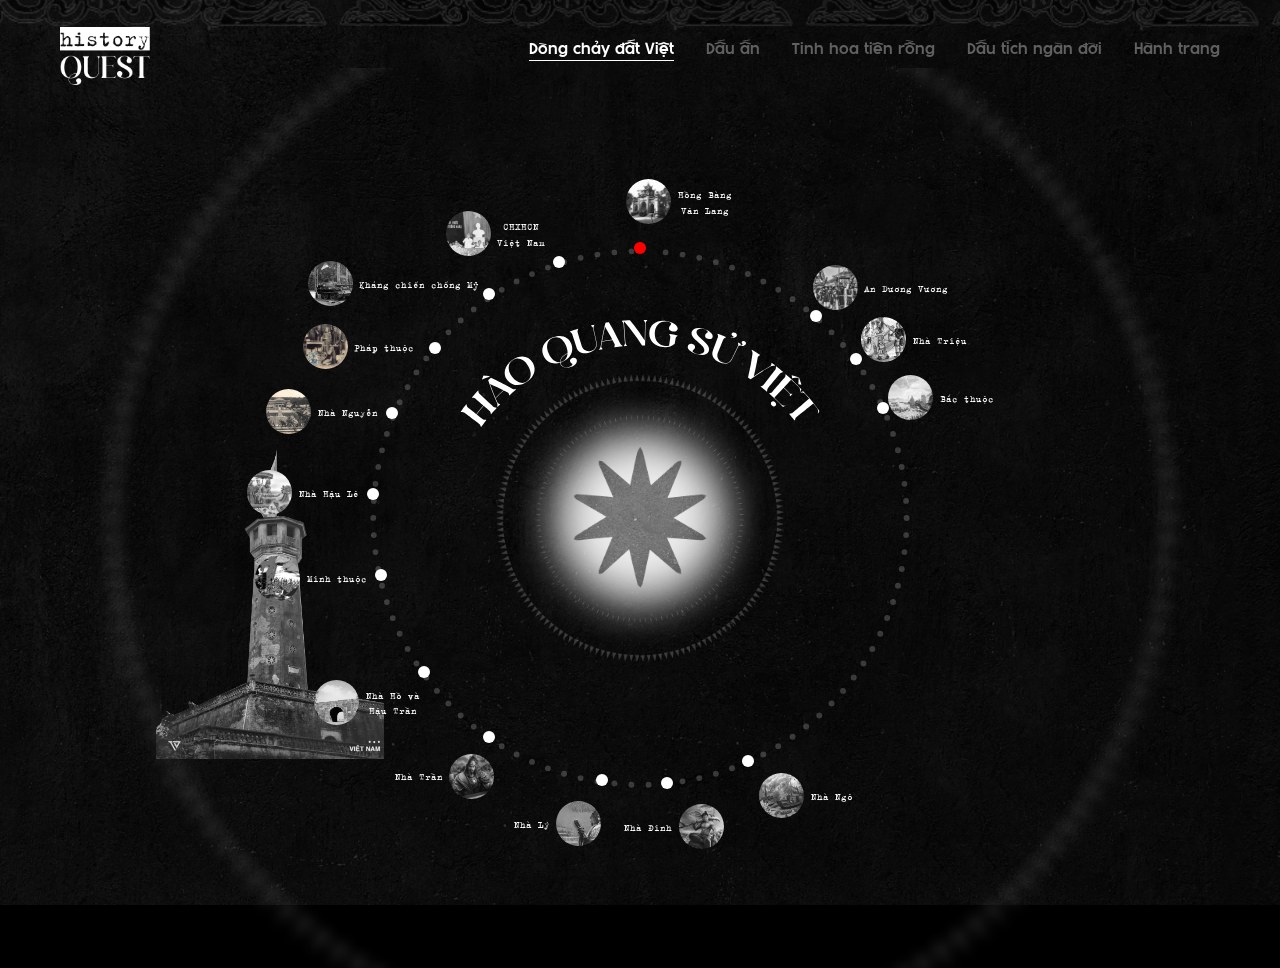
<file: index.html>
<!DOCTYPE html>
<html lang="en">

<head>
  <meta charset="UTF-8">
  <meta name="viewport" content="width=device-width, initial-scale=1.0">
  <!-- bs -->
  <link href="https://cdn.jsdelivr.net/npm/bootstrap@5.3.3/dist/css/bootstrap.min.css" rel="stylesheet"
    integrity="sha384-QWTKZyjpPEjISv5WaRU9OFeRpok6YctnYmDr5pNlyT2bRjXh0JMhjY6hW+ALEwIH" crossorigin="anonymous">
  <!-- fontawesome -->
  <link rel="stylesheet" href="https://cdnjs.cloudflare.com/ajax/libs/font-awesome/6.6.0/css/all.min.css"
    integrity="sha512-Kc323vGBEqzTmouAECnVceyQqyqdsSiqLQISBL29aUW4U/M7pSPA/gEUZQqv1cwx4OnYxTxve5UMg5GT6L4JJg=="
    crossorigin="anonymous" referrerpolicy="no-referrer" />
  <!-- main css -->
  <link rel="stylesheet" href="./css/main.css">
  <title>Lịch sử</title>
  <style>
    @font-face {
      font-family: 'TrixiProRegular';
      src: url('./assets/fonts/TrixiProRegular.ttf') format('truetype');
    }

    @font-face {
      font-family: '1FTV-HF-Gesco';
      src: url('./assets/fonts/1FTV-HF-Gesco.ttf') format('truetype');
    }
  </style>
</head>

<body>
  <!-- BackgroundImg -->
  <div class="vienTren">
    <img src="./images/nenTren.svg" alt="viền trên">
  </div>
  <section class="backGround">
    <div class="trongDong">
      <div class="trongDong-inner"></div>
    </div>
    <div class="vienTrong"></div>
    <div class="haoQuangSuViet"></div>
    <div class="groupCircle">
      <section class="vongLichSu">
        <div class="timeline-circle">
          <ul class="timeline">
            <li class="milestone hong-bang">
              <div class="timeline-item">
                <img src="./images/1.png" alt="">
                <p>Hồng Bàng <br>Văn Lang</p>
              </div>
            </li>
            <li class="milestone an-duong-vuong">
              <div class="timeline-item">
                <img src="./images/2.png" alt="">
                <p>An Dương Vương</p>
              </div>
            </li>
            <li class="milestone nha-trieu">
              <div class="timeline-item">
                <img src="./images/3.png" alt="">
                <p>Nhà Triệu</p>
              </div>
            </li>
            <li class="milestone bac-thuoc">
              <div class="timeline-item">
                <img src="./images/4.png" alt="">
                <p>Bắc thuộc</p>
              </div>
            </li>
            <li class="milestone nha-ngo">
              <div class="timeline-item">
                <img src="./images/5.png" alt="">
                <p>Nhà Ngô</p>
              </div>
            </li>
            <li class="milestone nha-dinh">
              <div class="timeline-item">
                <p>Nhà Đinh</p>
                <img src="./images/6.png" alt="">
              </div>
            </li>
            <li class="milestone nha-ly">
              <div class="timeline-item">
                <p>Nhà Lý</p>
                <img src="./images/7.png" alt="">
              </div>
            </li>
            <li class="milestone nha-tran">
              <div class="timeline-item">
                <p>Nhà Trần</p>
                <img src="./images/8.png" alt="">
              </div>
            </li>
            <li class="milestone nha-ho">
              <div class="timeline-item">
                <img src="./images/9.png" alt="">
                <p>Nhà Hồ và<br> Hậu Trần</p>
              </div>
            </li>
            <li class="milestone thuoc-minh">
              <div class="timeline-item">
                <img src="./images/10.png" alt="">
                <p>Minh thuộc</p>
              </div>
            </li>
            <li class="milestone hau-le">
              <div class="timeline-item">
                <img src="./images/11.png" alt="">
                <p>Nhà Hậu Lê</p>
              </div>
            </li>
            <li class="milestone nha-nguyen">
              <div class="timeline-item">
                <img src="./images/13.png" alt="">
                <p>Nhà Nguyễn</p>
              </div>
            </li>
            <li class="milestone phap-thuoc">
              <div class="timeline-item">
                <img src="./images/12.png" alt="">
                <p>Pháp thuộc</p>
              </div>
            </li>
            <li class="milestone chong-my">
              <div class="timeline-item">
                <img src="./images/14.png" alt="">
                <p>Kháng chiến chống Mỹ</p>
              </div>
            </li>
            <li class="milestone xa-hoi-chu-nghia">
              <div class="timeline-item">
                <img src="./images/15.png" alt="">
                <p>CHXHCN<br>Việt Nam</p>
              </div>
            </li>
          </ul>
        </div>
      </section>
    </div>
    <div class="vongNgoaiCung"></div>

  </section>
  <section class="decor">
    <img src="./images/thap.png" alt="toa thap">
  </section>
  <!-- Header-->
  <header>
    <div class="logo">
      <a href="#">
        <img src="./images/logo.png" alt="logo">
      </a>
    </div>
    <nav>
      <ul>
        <li class="active"><a href="#">Dòng chảy đất Việt</a></li>
        <li><a href="./pages/dauAn.html">Dấu ấn</a></li>
        <li><a href="#">Tinh hoa tiên rồng</a></li>
        <li><a href="#">Dấu tích ngàn đời</a></li>
        <li><a href="#">Hành trang</a></li>
      </ul>
    </nav>
  </header>
  <div class="overlay hidden"></div>

  <!-- bs -->
  <script src="https://cdn.jsdelivr.net/npm/bootstrap@5.3.3/dist/js/bootstrap.bundle.min.js"
    integrity="sha384-YvpcrYf0tY3lHB60NNkmXc5s9fDVZLESaAA55NDzOxhy9GkcIdslK1eN7N6jIeHz"
    crossorigin="anonymous"></script>
  <!-- main js -->
  <script type="module" src="./js/modal.js"></script>
</body>

</html>
</file>
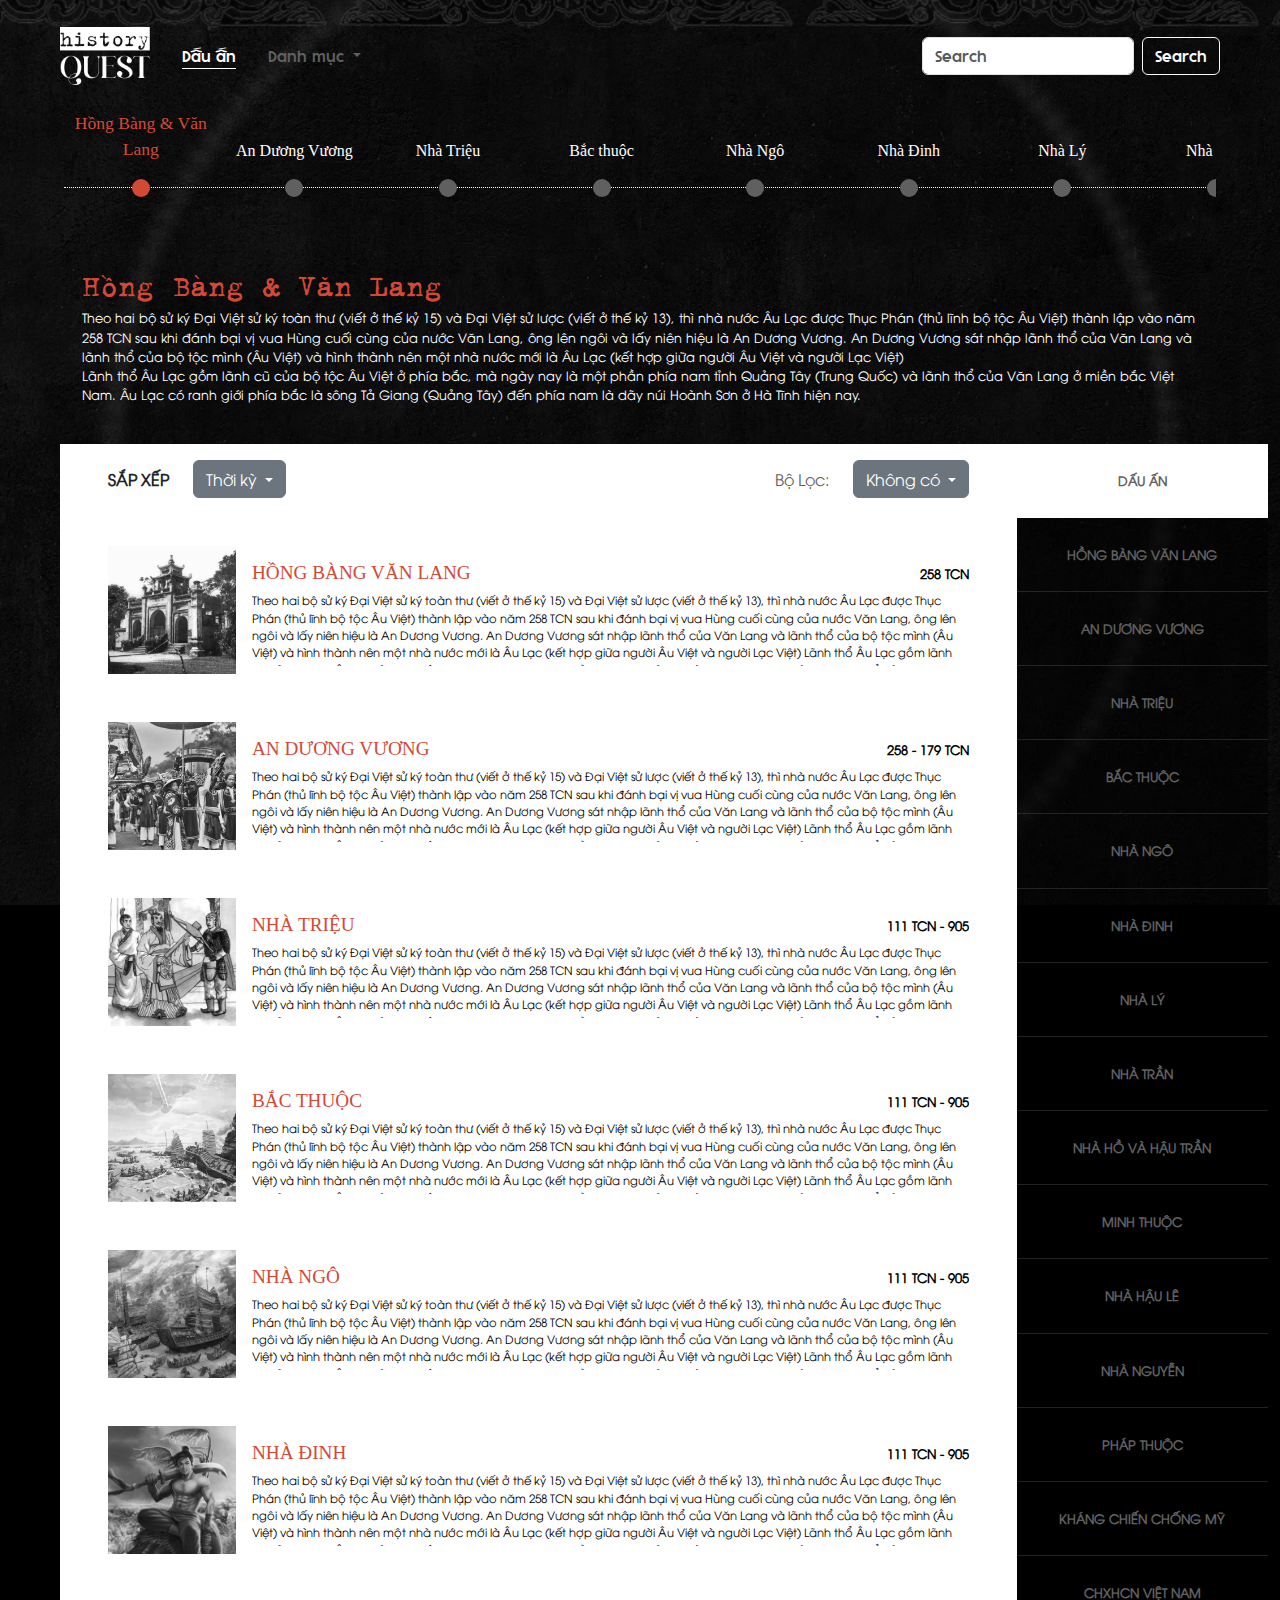
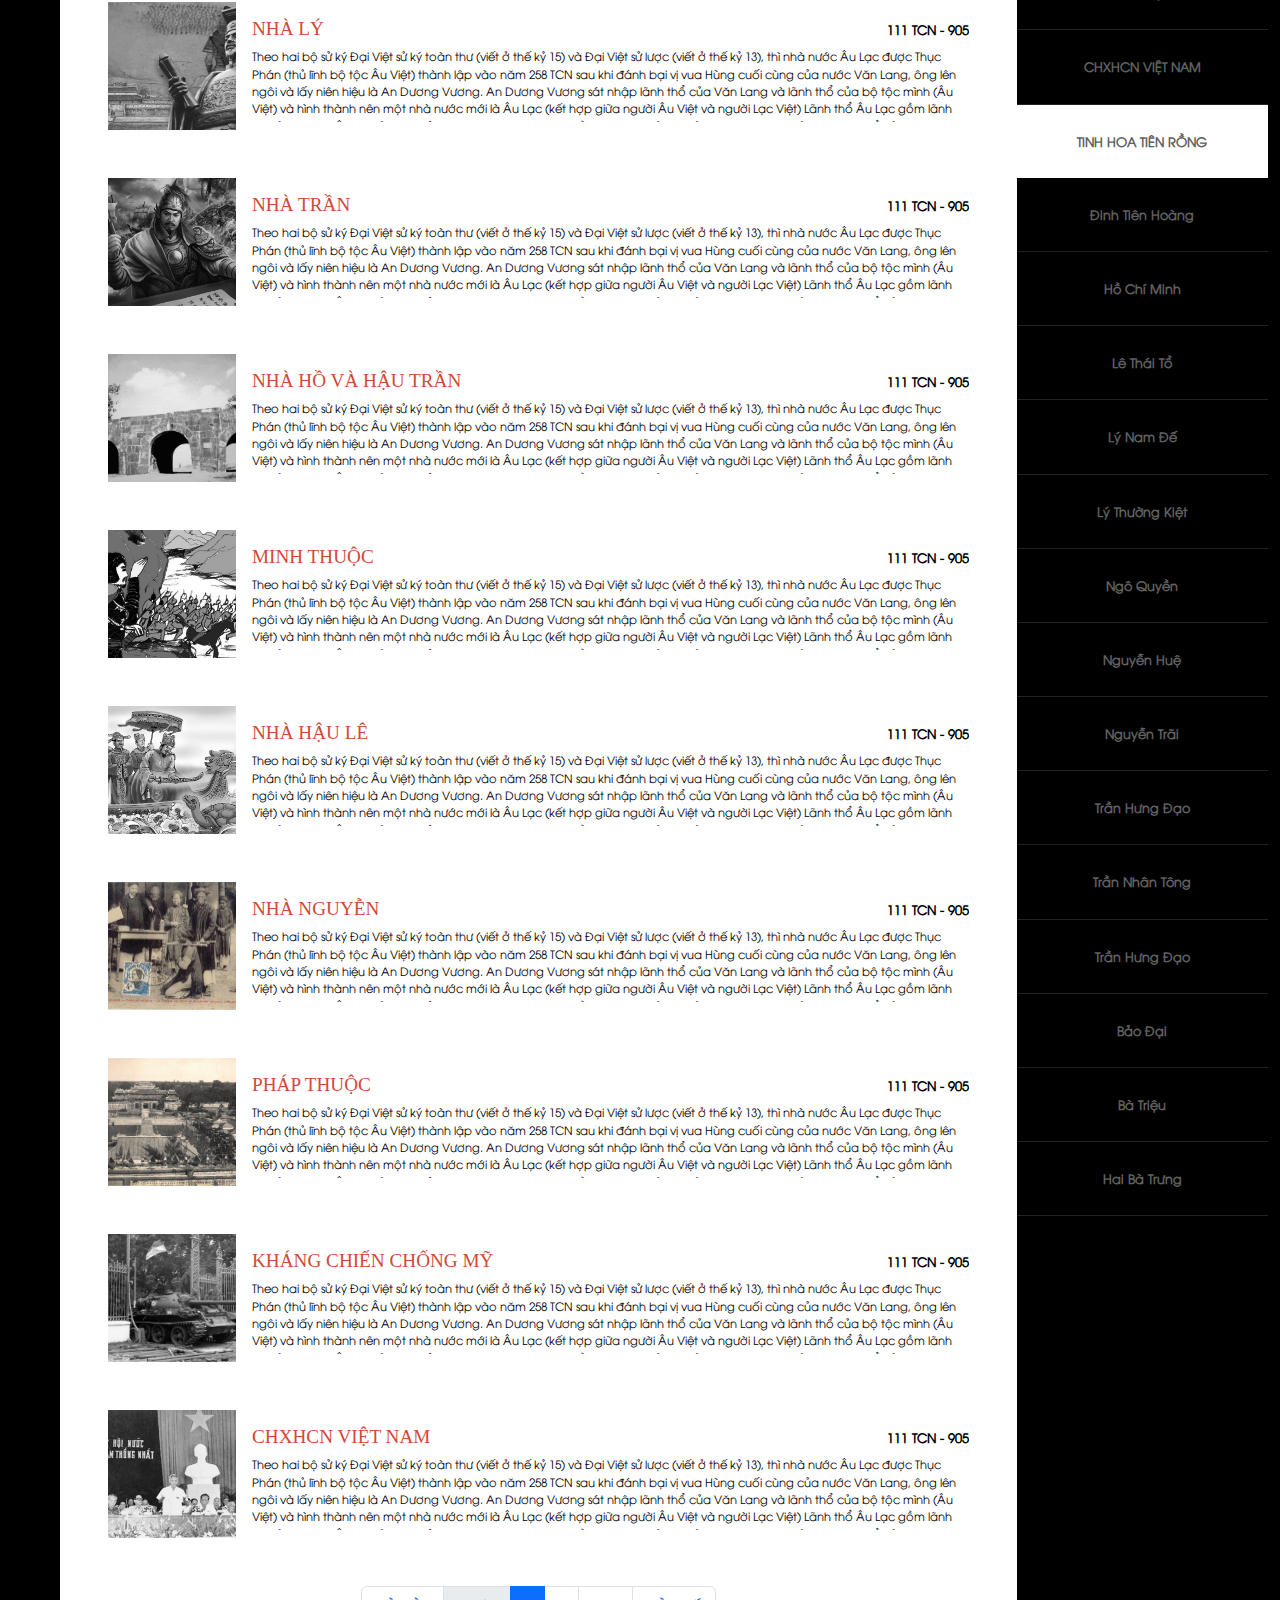
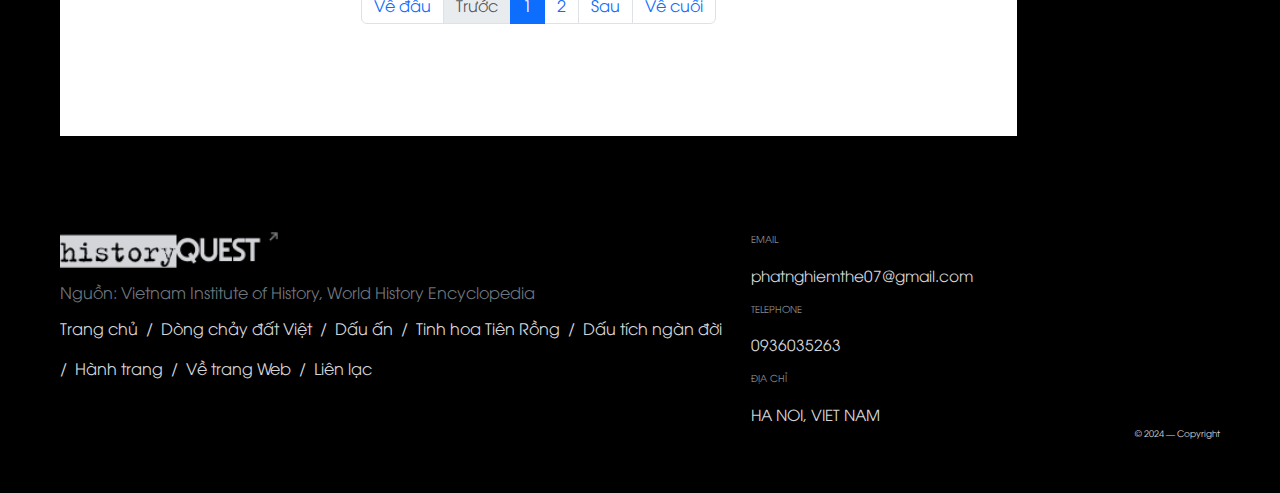
<file: pages/dauAn.html>
<!DOCTYPE html>
<html lang="en">

<head>
  <meta charset="UTF-8">
  <meta name="viewport" content="width=device-width, initial-scale=1.0">
  <!-- bs -->
  <link href="https://cdn.jsdelivr.net/npm/bootstrap@5.3.3/dist/css/bootstrap.min.css" rel="stylesheet"
    integrity="sha384-QWTKZyjpPEjISv5WaRU9OFeRpok6YctnYmDr5pNlyT2bRjXh0JMhjY6hW+ALEwIH" crossorigin="anonymous">
  <!-- fontawesome -->
  <link rel="stylesheet" href="https://cdnjs.cloudflare.com/ajax/libs/font-awesome/6.6.0/css/all.min.css"
    integrity="sha512-Kc323vGBEqzTmouAECnVceyQqyqdsSiqLQISBL29aUW4U/M7pSPA/gEUZQqv1cwx4OnYxTxve5UMg5GT6L4JJg=="
    crossorigin="anonymous" referrerpolicy="no-referrer" />
  <!-- main css -->
  <link rel="stylesheet" href="../css/to-top.css">
  <link rel="stylesheet" href="../css/dauAn.css">
  <title>Lịch sử</title>
  <style>
    @font-face {
      font-family: 'TrixiProRegular';
      src: url('../assets/fonts/TrixiProRegular.ttf') format('truetype');
    }

    @font-face {
      font-family: '1FTV-HF-Gesco';
      src: url('../assets/fonts/1FTV-HF-Gesco.ttf') format('truetype');
    }

    @font-face {
      font-family: 'UTM-Avo';
      src: url('../assets/fonts/UTM\ Avo.ttf') format('truetype');
    }
  </style>
</head>

<body>
  <!-- BackgroundImg -->
  <div class="vienTren">
    <img src="../images/nenTren.svg" alt="viền trên">
  </div>
  <section class="backGround">
    <div class="vongNgoaiCung"></div>
  </section>
  <!-- Header-->
  <header>
    <div class="logo">
      <a href="../index.html">
        <img src="../images/logo.png" alt="logo">
      </a>
    </div>
    <nav>
      <ul class="list-links">
        <li class="active"><a href="#">Dấu ấn</a></li>
        <li class="nav-item dropdown">
          <a class="nav-link dropdown-toggle" href="#" role="button" data-bs-toggle="dropdown" aria-expanded="false">
            Danh mục
          </a>
          <ul class="dropdown-menu">
            <li><a class="dropdown-item text-dark" href="#">Dòng chảy đất Việt</a></li>
            <li><a class="dropdown-item text-dark" href="#">Dấu ấn</a></li>
            <li><a class="dropdown-item text-dark" href="#">Tinh hoa tiên rồng</a></li>
            <li><a class="dropdown-item text-dark" href="#">Dấu tích ngàn đời</a></li>
            <li><a class="dropdown-item text-dark" href="#">Hành trang</a></li>
          </ul>
        </li>
      </ul>
      <div>
        <form class="d-flex" role="search">
          <input class="form-control me-2" type="search" placeholder="Search" aria-label="Search">
          <button class="btn btn-outline-light" type="submit">Search</button>
        </form>
      </div>
    </nav>
  </header>
  <!-- timeLine -->
  <section class="timeLineContainer">
    <div class="timeLineWrapper">
      <div class="timeLine">
        <div class="timeLine-item active">
          <div class="timeLine-item-content">
            <p>Hồng Bàng & Văn Lang</p>
          </div>
        </div>
        <div class="timeLine-item">
          <div class="timeLine-item-content">
            <p>An Dương Vương</p>
          </div>
        </div>
        <div class="timeLine-item">
          <div class="timeLine-item-content">
            <p>Nhà Triệu</p>
          </div>
        </div>
        <div class="timeLine-item">
          <div class="timeLine-item-content">
            <p>Bắc thuộc</p>
          </div>
        </div>
        <div class="timeLine-item">
          <div class="timeLine-item-content">
            <p>Nhà Ngô</p>
          </div>
        </div>
        <div class="timeLine-item">
          <div class="timeLine-item-content">
            <p>Nhà Đinh</p>
          </div>
        </div>
        <div class="timeLine-item">
          <div class="timeLine-item-content">
            <p>Nhà Lý</p>
          </div>
        </div>
        <div class="timeLine-item">
          <div class="timeLine-item-content">
            <p>Nhà Trần</p>
          </div>
        </div>
        <div class="timeLine-item">
          <div class="timeLine-item-content">
            <p>Nhà Hồ và Hậu Trần</p>
          </div>
        </div>
        <div class="timeLine-item">
          <div class="timeLine-item-content">
            <p>Minh thuộc</p>
          </div>
        </div>
        <div class="timeLine-item">
          <div class="timeLine-item-content">
            <p>Nhà Hậu Lê</p>
          </div>
        </div>
        <div class="timeLine-item">
          <div class="timeLine-item-content">
            <p>Nhà Nguyễn</p>
          </div>
        </div>
        <div class="timeLine-item">
          <div class="timeLine-item-content">
            <p>Pháp thuộc</p>
          </div>
        </div>
        <div class="timeLine-item">
          <div class="timeLine-item-content">
            <p>Kháng chiến chống Mỹ</p>
          </div>
        </div>
        <div class="timeLine-item">
          <div class="timeLine-item-content">
            <p>CHXHCN Việt Nam</p>
          </div>
        </div>
      </div>
    </div>
  </section>
  <section class="container pb-4">
    <div class="timeLine_textC">
      <h3>Hồng Bàng & Văn Lang</h3>
      <p>Theo hai bộ sử ký Đại Việt sử ký toàn thư (viết ở thế kỷ 15) và Đại Việt sử lược (viết ở thế kỷ 13), thì nhà
        nước Âu Lạc được Thục Phán (thủ lĩnh bộ tộc Âu Việt) thành lập vào năm 258 TCN sau khi đánh bại vị vua Hùng cuối
        cùng của nước Văn Lang, ông lên ngôi và lấy niên hiệu là An Dương Vương.
        An Dương Vương sát nhập lãnh thổ của Văn Lang và lãnh thổ của bộ tộc mình (Âu Việt) và hình thành nên một nhà
        nước mới là Âu Lạc (kết hợp giữa người Âu Việt và người Lạc Việt)
        <br>
        Lãnh thổ Âu Lạc gồm lãnh cũ của bộ tộc Âu Việt ở phía bắc, mà ngày nay là một phần phía nam tỉnh Quảng Tây
        (Trung Quốc) và lãnh thổ của Văn Lang ở miền bắc Việt Nam. Âu Lạc có ranh giới phía bắc là sông Tả Giang (Quảng
        Tây) đến phía nam là dãy núi Hoành Sơn ở Hà Tĩnh hiện nay.
      </p>
    </div>
  </section>
  <!-- content -->
  <section class="container-fluid">
    <div class="content">
      <div class="item1 ms-5 px-5 pt-3 pb-5">
        <div class="d-flex justify-content-between">
          <div class="d-flex column-gap-4 align-items-center">
            <p class="text-uppercase fw-bold text-dark m-0">Sắp xếp</p>
            <div class="dropdown">
              <button class="btn btn-secondary dropdown-toggle" type="button" id="dropdownMenu2"
                data-bs-toggle="dropdown" aria-haspopup="true" aria-expanded="false">
                Thời kỳ
              </button>
              <div class="dropdown-menu" aria-labelledby="dropdownMenu2">
                <button class="dropdown-item" type="button">Action</button>
                <button class="dropdown-item" type="button">Another action</button>
                <button class="dropdown-item" type="button">Something else here</button>
              </div>
            </div>
          </div>
          <div class="d-flex column-gap-4 align-items-center">
            <p class="text-capitalize  m-0">Bộ lọc:</p>
            <div class="dropdown">
              <button class="btn btn-secondary dropdown-toggle" type="button" id="dropdownMenu2"
                data-bs-toggle="dropdown" aria-haspopup="true" aria-expanded="false">
                Không có
              </button>
              <div class="dropdown-menu" aria-labelledby="dropdownMenu2">
                <button class="dropdown-item" type="button">Action</button>
                <button class="dropdown-item" type="button">Another action</button>
                <button class="dropdown-item" type="button">Something else here</button>
              </div>
            </div>
          </div>
        </div>
        <div class="list-thoiKy mt-5 d-flex flex-column row-gap-5">
        </div>
        <div class="d-flex justify-content-center align-items-center py-5">
          <nav aria-label="Page navigation example">
            <ul class="pagination justify-content-center" id="pagination">
              <li class="page-item">
                <a class="page-link" href="#" id="first-page">Về đầu</a>
              </li>
              <li class="page-item disabled">
                <a class="page-link" href="#" id="prev-page" tabindex="-1" aria-disabled="true">Trước</a>
              </li>
              <!-- Các nút trang sẽ được thêm vào đây bằng JavaScript -->
              <li class="page-item">
                <a class="page-link" href="#" id="next-page">Sau</a>
              </li>
              <li class="page-item">
                <a class="page-link" href="#" id="last-page">Về cuối</a>
              </li>
            </ul>
          </nav>
        </div>
      </div>
      <div class="item2">
        <div class="itemTitle">Dấu ấn</div>
        <div id="menu1" class="items-btn1"></div>
        <div class="itemTitle">Tinh hoa tiên rồng</div>
        <div id="menu2" class="items-btn2">
        </div>
      </div>
    </div>
  </section>
  <footer class="container-fluid pt-5 pb-3">
    <div class="footer-content">
      <div class="d-grid mt-5 mx-5">
        <div class="row">
          <div class="col-7">
            <div class="d-flex flex-column justify-content-between" style="height: 100%;">
              <div>
                <img src="../images/footer.png" alt="">
                <p class="pt-3 text-secondary lh-1">Nguồn: Vietnam Institute of History, World History Encyclopedia</p>
              </div>
              <div class="d-flex flex-wrap column-gap-2 footer-link">
                <p><a href="#">Trang chủ</a></p><span>/</span>
                <p><a href="#">Dòng chảy đất Việt</a></p><span>/</span>
                <p><a href="#">Dấu ấn</a></p><span>/</span>
                <p><a href="#">Tinh hoa Tiên Rồng</a></p><span>/</span>
                <p><a href="#">Dấu tích ngàn đời</a></p><span>/</span>
                <p><a href="#">Hành trang</a></p><span>/</span>
                <p><a href="#">Về trang Web</a></p><span>/</span>
                <p><a href="#">Liên lạc</a></p>
              </div>
            </div>
          </div>
          <div class="col-5">
            <div>
              <p class="footer-title">email</p>
              <p class="footer-info">phatnghiemthe07@gmail.com </p>
            </div>
            <div>
              <p class="footer-title">telephone</p>
              <p class="footer-info">0936035263</p>
            </div>
            <div class="d-flex align-items-end justify-content-between">
              <div>
                <p class="footer-title">địa chỉ</p>
                <p class="footer-info">HA NOI, VIET NAM</p>
              </div>
              <p class="copyrightText m-0">&copy; 2024 — Copyright</p>
            </div>
          </div>
        </div>
      </div>
    </div>
  </footer>

  <!-- jquery  -->
  <script src="../js/jquery-3.6.0.js"></script>
  <!-- jquery waypoin -->
  <script src="../js/jquery.waypoints.min.js"></script>
  <!-- bs -->
  <script src="https://cdn.jsdelivr.net/npm/bootstrap@5.3.3/dist/js/bootstrap.bundle.min.js"
    integrity="sha384-YvpcrYf0tY3lHB60NNkmXc5s9fDVZLESaAA55NDzOxhy9GkcIdslK1eN7N6jIeHz"
    crossorigin="anonymous"></script>
  <!-- main js -->
  <script type="module" src="../js/timeLine.js"></script>
  <script type="module" src="../js/menu.js"></script>
  <script type="module" src="../js/pagination.js"></script>
  <script type="module" src="../js/move-top.js"></script>
  <script type="module" src="../js/easing.js"></script>
  <!-- for-bottom-to-top smooth scrolling -->
  <script type="text/javascript">
    $(document).ready(function () {
      /*
        var defaults = {
        containerID: 'toTop', // fading element id
        containerHoverID: 'toTopHover', // fading element hover id
        scrollSpeed: 1200,
        easingType: 'linear' 
        };
      */
      $().UItoTop({ easingType: 'easeOutQuart' });
    });
  </script>
  <a href="#" id="toTop" style="display: block;"> <span id="toTopHover" style="opacity: 1;"> </span></a>
  <!-- //for-bottom-to-top smooth scrolling -->
</body>

</html>
</file>
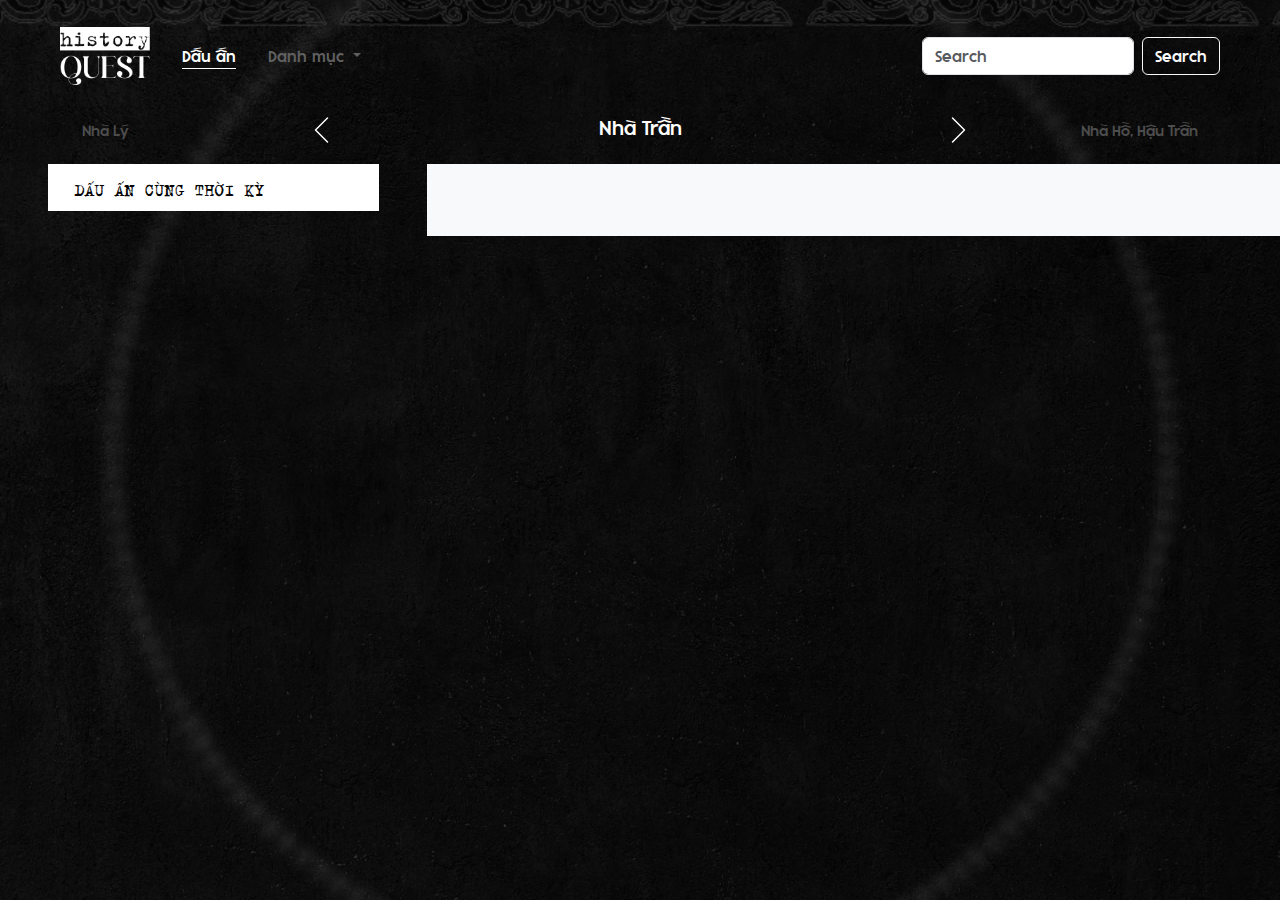
<file: pages/dauAn2.html>
<!DOCTYPE html>
<html lang="en">

<head>
  <meta charset="UTF-8">
  <meta name="viewport" content="width=device-width, initial-scale=1.0">
  <!-- bs -->
  <link href="https://cdn.jsdelivr.net/npm/bootstrap@5.3.3/dist/css/bootstrap.min.css" rel="stylesheet"
    integrity="sha384-QWTKZyjpPEjISv5WaRU9OFeRpok6YctnYmDr5pNlyT2bRjXh0JMhjY6hW+ALEwIH" crossorigin="anonymous">
  <!-- fontawesome -->
  <link rel="stylesheet" href="https://cdnjs.cloudflare.com/ajax/libs/font-awesome/6.6.0/css/all.min.css"
    integrity="sha512-Kc323vGBEqzTmouAECnVceyQqyqdsSiqLQISBL29aUW4U/M7pSPA/gEUZQqv1cwx4OnYxTxve5UMg5GT6L4JJg=="
    crossorigin="anonymous" referrerpolicy="no-referrer" />
  <!-- main css -->
  <link rel="stylesheet" href="../css/to-top.css">
  <link rel="stylesheet" href="../css/dauAn.css">
  <title>Lịch sử</title>
  <style>
    @font-face {
      font-family: 'TrixiProRegular';
      src: url('../assets/fonts/TrixiProRegular.ttf') format('truetype');
    }

    @font-face {
      font-family: '1FTV-HF-Gesco';
      src: url('../assets/fonts/1FTV-HF-Gesco.ttf') format('truetype');
    }

    @font-face {
      font-family: 'UTM-Avo';
      src: url('../assets/fonts/UTM\ Avo.ttf') format('truetype');
    }
  </style>
</head>

<body>
  <!-- BackgroundImg -->
  <div class="vienTren">
    <img src="../images/nenTren.svg" alt="viền trên">
  </div>
  <section class="backGround">
    <div class="vongNgoaiCung"></div>
  </section>
  <!-- Header-->
  <header>
    <div class="logo">
      <a href="../index.html">
        <img src="../images/logo.png" alt="logo">
      </a>
    </div>
    <nav>
      <ul class="list-links">
        <li class="active"><a href="./dauAn.html">Dấu ấn</a></li>
        <li class="nav-item dropdown">
          <a class="nav-link dropdown-toggle" href="#" role="button" data-bs-toggle="dropdown" aria-expanded="false">
            Danh mục
          </a>
          <ul class="dropdown-menu">
            <li><a class="dropdown-item text-dark" href="#">Dòng chảy đất Việt</a></li>
            <li><a class="dropdown-item text-dark" href="#">Dấu ấn</a></li>
            <li><a class="dropdown-item text-dark" href="#">Tinh hoa tiên rồng</a></li>
            <li><a class="dropdown-item text-dark" href="#">Dấu tích ngàn đời</a></li>
            <li><a class="dropdown-item text-dark" href="#">Hành trang</a></li>
          </ul>
        </li>
      </ul>
      <div>
        <form class="d-flex" role="search">
          <input class="form-control me-2" type="search" placeholder="Search" aria-label="Search">
          <button class="btn btn-outline-light" type="submit">Search</button>
        </form>
      </div>
    </nav>
  </header>
  <section class="container d-flex justify-content-center align-items-center pb-3">
    <div class="d-flex justify-content-between align-items-center navigation-container">
      <div class="left-content">
        <p class="text-start m-0">Nhà Lý</p>
      </div>
      <div class="center-content d-flex justify-content-between">
        <div class="d-flex align-items-center icon-prev">
          <svg xmlns="#www.w3.org/2000/svg" width="36" height="36" viewBox="0 0 36 36" fill="none">
            <path d="M22.5 6L10.5 18L22.5 30" stroke="white" style="stroke:white;stroke-opacity:1;" stroke-width="1.5"
              stroke-linecap="round" stroke-linejoin="round" />
          </svg>
        </div>
        <div class="center-content-text">
          <p class="m-0">Nhà Trần</p>
        </div>
        <div class="d-flex align-items-center icon-next">
          <svg xmlns="#www.w3.org/2000/svg" width="36" height="36" viewBox="0 0 36 36" fill="none">
            <path d="M13.5 30L25.5 18L13.5 6" stroke="white" style="stroke:white;stroke-opacity:1;" stroke-width="1.5"
              stroke-linecap="round" stroke-linejoin="round" />
          </svg>
        </div>
      </div>
      <div class="right-content">
        <p class="text-end m-0">Nhà Hồ, Hậu Trần</p>
      </div>
    </div>
  </section>
  <section class="container-fluid">
    <div class="d-grid">
      <div class="row">
        <div class="col-4 px-5 menu-left">
          <div class="navigation-container-title">
            <p class="text-uppercase m-0">Dấu ấn cùng thời kỳ</p>
          </div>
          <ul id="menu3">
            <!--  -->
          </ul>
        </div>
        <div class="col-8 bg-light text-content-right">
          <div id="dauAn-content" class="ps-2 pe-5 pt-4 pb-5 ">
            <!-- <img src="../images/ky-binh-mong-co.png" alt="kỵ binh mông cổ">
            <p>
              Chiến tranh Mông Nguyên - Đại Việt lần thứ nhất hay Kháng chiến chống Mông Nguyên lần thứ nhất là cách
              người Việt Nam gọi cuộc chiến đấu của quân dân Đại Việt chống lại quân đội của đế quốc Mông
              Cổ do Uriyangqatai (Ngột Lương Hợp Thai) chỉ huy vào trong khoảng thời gian nửa tháng cuối tháng 1
              năm 1258 (hay năm Nguyên Phong thứ 7).
            </p>
            <p>Cuộc chiến mở đầu với trận Bình Lệ Nguyên, sau đó là trận Phù Lỗ. Quân Mông Cổ thắng 2 trận này, nhưng họ
              không diệt được đạo quân chủ lực của nhà Trần. Quân Mông Cổ tiến vào kinh thành của Đại Việt trong 9 ngày.
              Quân đội nhà Trần đã phản công, đại phá quân Mông trong trận Đông Bộ Đầu khiến cho đội quân này phải
              chạy về phía Bắc, sau đó còn phải hứng chịu một cuộc tập kích khác của thủ lĩnh miền núi là Hà Bổng. Cuộc
              chiến này đã kết thúc với chiến thắng của nước Đại Việt, ghi dấu công lao của vua Trần Thái Tông trong
              việc lãnh đạo quân dân Đại Việt chiến đấu chống quân đội Mông Cổ.</p>
            <div class="d-flex justify-content-end">
              <a href="#" class="btn-chiTiet">Xem Chi Tiết</a>
            </div> -->
          </div>
        </div>
      </div>
    </div>
  </section>

  <!-- jquery  -->
  <script src="../js/jquery-3.6.0.js"></script>
  <!-- jquery waypoin -->
  <script src="../js/jquery.waypoints.min.js"></script>
  <!-- bs -->
  <script src="https://cdn.jsdelivr.net/npm/bootstrap@5.3.3/dist/js/bootstrap.bundle.min.js"
    integrity="sha384-YvpcrYf0tY3lHB60NNkmXc5s9fDVZLESaAA55NDzOxhy9GkcIdslK1eN7N6jIeHz"
    crossorigin="anonymous"></script>
  <!-- main js -->
  <script type="module" src="../js/menu.js"></script>
</body>

</html>
</file>
<file: css/main.css>
/* global */
:root {
  --width: min(1200px, 100%);
}

* {
  margin: 0px;
  padding: 0px;
  box-sizing: border-box;
}

html,
body {
  height: 100%;
}

body {
  font-family: 'TrixiProRegular', sans-serif;
  background-image: url('../images/home-backGround.png');
  background-color: black;
  background-size: cover;
  background-attachment: fixed;
  background-repeat: no-repeat;
  background-position: center;
  position: relative;
  overflow: hidden;
  color: #606060;
}

/* backGroundContainer */
.vienTren {
  position: fixed;
  top: 0;
  width: 100%;

  img {
    width: 100%;
  }
}

.backGround {
  width: 100%;
  height: 100%;
  position: absolute;
  top: 57.5%;
  left: 50%;
  transform: translate(-50%, -50%);
}

.trongDong {
  position: absolute;
  top: 50%;
  left: 50%;
  transform: translate(-50%, -50%);
  width: 30vh;
  height: 30vh;
}

.trongDong-inner {
  width: 100%;
  height: 100%;
  background-image: url('../images/backGround1.png');
  background-attachment: fixed;
  background-size: contain;
  background-repeat: no-repeat;
  background-position: center;
  animation: trongXoay 10s linear infinite;
}

@keyframes trongXoay {
  0% {
    transform: rotate(0deg);
  }

  100% {
    transform: rotate(360deg);
  }
}

.vienTrong {
  position: absolute;
  top: 50%;
  left: 50%;
  transform: translate(-50%, -50%);
  background-image: url('../images/backGround2.png');
  width: 32vh;
  height: 32vh;
  background-attachment: fixed;
  background-size: contain;
  background-repeat: no-repeat;
  background-position: center;
}

.haoQuangSuViet {
  position: absolute;
  top: 50%;
  left: 50%;
  transform: translate(-50%, -90%);
  background-image: url(../images/haoQuangSuViet.svg);
  width: 40vh;
  height: 40vh;
  background-attachment: fixed;
  background-size: contain;
  background-repeat: no-repeat;
  background-position: center;
}

.groupCircle {
  position: absolute;
  top: 50%;
  left: 50%;
  transform: translate(-50%, -50%);
  background-image: url(../images/groupCircle.svg);
  width: 60vh;
  height: 60vh;
  background-attachment: fixed;
  background-size: contain;
  background-repeat: no-repeat;
  background-position: center;
  z-index: 1000;
}

.vongNgoaiCung {
  position: absolute;
  top: 50%;
  left: 50%;
  transform: translate(-50%, -50%);
  width: 100vw;
  height: 100vh;
  background-image: url(../images/background3.png);
  background-size: contain;
  background-repeat: no-repeat;
  background-position: center;
}

.vongLichSu {
  position: absolute;
  top: 50%;
  left: 50%;
  transform: translate(-50%, -50%);
  width: 60vh;
  height: 60vh;
}

.timeline-circle {
  position: absolute;
  width: 100%;
  height: 100%;
  border-radius: 50%;
  display: flex;
  justify-content: center;
  align-items: center;
}

.timeline {
  width: 100%;
  height: 100%;
  list-style-type: none;
  transform: rotate(-90deg);
  margin: 0;
  padding: 0;
}

.milestone {
  position: absolute;
  top: 50%;
  left: 50%;
  text-wrap: wrap;
  width: 12px;
  height: 12px;
  background-color: #fff;
  border-radius: 50%;
}

.linkLs {
  text-decoration: none;
  color: #fff;
}

/* Đặt góc xoay cho từng mốc thời gian */
.hong-bang {
  background-color: red;
  position: absolute;
  top: 50%;
  left: 100.5%;
  transform: rotate(0deg) translate(-75%, -50%) rotate(90deg);

  div {
    position: absolute;
    top: -7vh;
    left: -4vw;
  }
}

.an-duong-vuong {
  position: absolute;
  top: 82.5%;
  left: 88%;
  transform: rotate(0deg) translate(-75%, -50%) rotate(90deg);

  div {
    position: absolute;
    top: -5vh;
    left: -2vw;
  }
}

.nha-trieu {
  position: absolute;
  top: 90%;
  left: 80%;
  transform: rotate(0deg) translate(-75%, -50%) rotate(90deg);

  div {
    position: absolute;
    top: -4vh;
    left: -2.5vw;
  }
}

.bac-thuoc {
  position: absolute;
  top: 95%;
  left: 71%;
  transform: rotate(0deg) translate(-75%, -50%) rotate(90deg);

  div {
    position: absolute;
    top: -3vh;
    left: -2.5vw;
  }
}

.nha-ngo {
  position: absolute;
  top: 70%;
  left: 5.5%;
  transform: rotate(0deg) translate(-75%, -50%) rotate(90deg);

  div {
    position: absolute;
    top: 2vh;
    left: -2.5vw;
  }
}

.nha-dinh {
  position: absolute;
  top: 55%;
  left: 1.5%;
  transform: rotate(0deg) translate(-75%, -50%) rotate(90deg);

  div {
    position: absolute;
    top: 3vh;
    left: -6.5vw;
  }
}

.nha-ly {
  position: absolute;
  top: 43%;
  left: 2%;
  transform: rotate(0deg) translate(-75%, -50%) rotate(90deg);

  div {
    position: absolute;
    top: 3vh;
    left: -10.5vw;
  }
}

.nha-tran {
  position: absolute;
  top: 22%;
  left: 10%;
  transform: rotate(0deg) translate(-75%, -50%) rotate(90deg);

  div {
    position: absolute;
    top: 2.5vh;
    left: -10.5vw;
  }
}

.nha-ho {
  position: absolute;
  top: 10%;
  left: 22%;
  transform: rotate(0deg) translate(-75%, -50%) rotate(90deg);

  div {
    position: absolute;
    top: 1.5vh;
    left: -11.5vw;
  }
}

.thuoc-minh {
  position: absolute;
  top: 2%;
  left: 40%;
  transform: rotate(0deg) translate(-75%, -50%) rotate(90deg);

  div {
    position: absolute;
    top: -1.5vh;
    left: -12.5vw;
  }
}

.hau-le {
  position: absolute;
  top: 0.5%;
  left: 55%;
  transform: rotate(0deg) translate(-75%, -50%) rotate(90deg);

  div {
    position: absolute;
    top: -2vh;
    left: -12.5vw;
  }
}

.nha-nguyen {
  position: absolute;
  top: 4%;
  left: 70%;
  transform: rotate(0deg) translate(-75%, -50%) rotate(90deg);

  div {
    position: absolute;
    top: -2vh;
    left: -12.5vw;
  }

}

.phap-thuoc {
  position: absolute;
  top: 12%;
  left: 82%;
  transform: rotate(0deg) translate(-75%, -50%) rotate(90deg);

  div {
    position: absolute;
    top: -2vh;
    left: -13vw;
  }
}

.chong-my {
  position: absolute;
  top: 22%;
  left: 92%;
  transform: rotate(0deg) translate(-75%, -50%) rotate(90deg);

  div {
    position: absolute;
    top: -3vh;
    left: -14.5vw;
  }
}

.xa-hoi-chu-nghia {
  position: absolute;
  top: 35%;
  left: 98%;
  transform: rotate(0deg) translate(-75%, -50%) rotate(90deg);

  div {
    position: absolute;
    top: -5vh;
    left: -12vw;
  }
}

.timeline-item {
  display: flex;
  justify-content: center;
  align-items: center;
  column-gap: 0.5vw;
  width: 15vw;

  img {
    width: 5vh;
    height: 5vh;
    border-radius: 50%;
    overflow: hidden;
    mix-blend-mode: darken;
    object-fit: cover;
    object-position: center;
    transition: all .5s;
  }

  p {
    color: #fff;
    font-size: 0.8vw;
    text-align: center;
    margin: 0;
    padding: 0;
    transition: all .5s;
  }

  :hover {
    cursor: pointer;
  }
}

.milestone:hover img {
  border: 2px solid #fff;
  width: 5.5vh;
  height: 5.5vh;
}

.milestone:hover p {
  font-size: 0.9vw;
}

.milestone:hover+* {
  img {
    width: 5.1vh;
    height: 5.1vh;
  }

  p {
    font-size: 0.82vw;
  }
}

.milestone:has(+ * :hover) {
  img {
    width: 5.1vh;
    height: 5.1vh;
  }

  p {
    font-size: 0.82vw;
  }
}

.decor {
  position: absolute;
  top: 50%;
  left: 12%;
  width: 18vw;
  z-index: -1;

  img {
    width: 100%;
    mix-blend-mode: darken;
    object-fit: contain;
    object-position: center;
  }
}

/* Header */
header {
  width: var(--width);
  margin: auto;
  display: flex;
  justify-content: space-between;
  align-items: center;
  position: relative;
  padding-inline: 20px;
  padding-block: 3vh;
  font-family: '1FTV-HF-Gesco';
}

header .logo img {
  width: 7vw;
}

header nav ul {
  display: flex;
  gap: 2em;
  list-style-type: none;

  li {
    a {
      transition: all .5s;
      color: inherit;
      text-decoration: none;
      font-size: 1rem;
      font-weight: 500;
    }
  }

  li:hover {
    border-bottom: 1px solid #fff;

    a {
      font-size: 1.1rem;
      color: aqua;
    }
  }
}

header nav ul li.active {
  border-bottom: 1px solid #fff;
  color: #fff;
}

/* -------------------------- */
/* CLASSES TO MAKE MODAL WORK */

.close-modal {
  position: absolute;
  top: 1.2rem;
  right: 2rem;
  font-size: 5rem;
  color: #333;
  cursor: pointer;
  border: none;
  background: none;
}

h1 {
  font-size: 2.5rem;
  margin-bottom: 2rem;
}

.hidden {
  display: none;
}

.customModal {
  position: absolute;
  top: 50%;
  left: 50%;
  transform: translate(-50%, -50%);
  width: 70%;
  height: 70%;
  background-color: white;
  padding: 6rem;
  border-radius: 5px;
  box-shadow: 0 3rem 5rem rgba(0, 0, 0, 0.3);
  z-index: 10;
  overflow: scroll;
  scrollbar-width: none;
  img {
    width: 100%;
    height: 60vh;
    object-fit: cover;
    object-position: center;
    padding-block: 2vh;
  }
}

.overlay {
  position: absolute;
  top: 0;
  left: 0;
  width: 100%;
  height: 100%;
  background-color: rgba(0, 0, 0, 0.6);
  backdrop-filter: blur(3px);
  z-index: 5;
}
</file>
<file: css/to-top.css>
#toTop {
  display: none;
  text-decoration: none;
  position: fixed;
  bottom: 24px;
  right: 1%;
  overflow: hidden;
  z-index: 999;
  width: 64px;
  height: 64px;
  border: none;
  text-indent: 100%;
  background: url("../images/arrowup.png") no-repeat 0px 0px;
}

#toTopHover {
  width: 64px;
  height: 64px;
  display: block;
  overflow: hidden;
  float: right;
  opacity: 0;
  -moz-opacity: 0;
  filter: alpha(opacity=0);
}
</file>
<file: css/dauAn.css>
/* global */
:root {
  --width: min(1200px, 100%);
}

* {
  margin: 0;
  padding: 0;
  box-sizing: border-box;
  scrollbar-width: none;
  user-select: none;
  text-decoration: none !important;
}

html,
body {
  height: 100%;
}

body {
  font-family: "TrixiProRegular", sans-serif !important;
  background-image: url("../images/home-backGround.png");
  background-color: black;
  background-size: cover;
  background-attachment: fixed;
  background-repeat: no-repeat;
  background-position: center;
  position: relative;
  color: #606060;
}

/* backGroundContainer */
.vienTren {
  position: absolute;
  top: 0;
  width: 100%;

  img {
    width: 100%;
  }
}

.backGround {
  width: 100%;
  height: 100%;
  position: absolute;
  top: 50%;
  left: 50%;
  transform: translate(-50%, -50%);
  z-index: -1;
}

.vongNgoaiCung {
  position: absolute;
  top: 50%;
  left: 50%;
  transform: translate(-50%, -50%);
  width: 100vw;
  height: 100vh;
  background-image: url(../images/background3.png);
  background-size: contain;
  background-repeat: no-repeat;
  background-position: center;
}

/* Header */
header {
  width: var(--width);
  margin: auto;
  display: flex;
  justify-content: space-between;
  align-items: center;
  position: relative;
  padding-inline: 20px;
  padding-block: 3vh;
  font-family: "1FTV-HF-Gesco";
}

nav {
  display: flex;
  align-items: center;
  justify-content: space-between;
  width: inherit;
}

.list-links {
  padding-right: 2rem;
}

header .logo img {
  width: 7vw;
}

header nav ul {
  display: flex;
  gap: 2em;
  list-style-type: none;
  margin: 0;

  li {
    a {
      transition: all 0.5s;
      color: inherit;
      text-decoration: none;
      font-size: 1rem;
      font-weight: 500;
    }
  }

  li:hover {
    border-bottom: 1px solid #fff;

    a {
      font-size: 1.1rem;
      color: aqua;
    }
  }
}

header nav ul li.active {
  border-bottom: 1px solid #fff;
  color: #fff;
}

/* timeLine  */

.timeLineContainer {
  display: flex;
  justify-content: center;
  align-items: center;
  position: relative;
  height: 150px;
  width: 90%;
  margin: auto;
  overflow-x: auto;

  .timeLineWrapper {
    width: 100%;
  }

  .timeLine {
    height: 0;
    width: 200%;
    border-top: 1px dotted #fff;
    display: flex;
    justify-content: space-around;
    align-items: center;
    margin-block: 5vh;

    .timeLine-item {
      width: 2vh;
      height: 2vh;
      border-radius: 50%;
      background-color: #606060;
      position: relative;

      .timeLine-item-content {
        position: absolute;
        left: 50%;
        transform: translate(-50%, -100%);
        width: 15vh;
        text-wrap: wrap;
        text-align: center;
        font-size: 1rem;
        font-weight: 500;
        transition: all 0.5s;
        color: #fff;
        font-family: "UTM Avo";
      }

      .timeLine-item-content:hover {
        color: #d34936;
        font-size: 1.1rem;
      }
    }

    .timeLine-item.active {
      background-color: #d34936;

      .timeLine-item-content {
        color: #d34936;
        font-size: 1.1rem;
      }
    }
  }
}

.timeLine_textC {
  h3 {
    font-size: 2.5vw;
    color: #d34936;
  }

  p {
    color: #fff;
    font-size: 1vw;
    text-overflow: ellipsis;
    font-family: "UTM-Avo";
  }
}

/* content */

.content {
  display: grid;
  grid-template-columns: 1fr 20%;
  grid-template-rows: 1fr;

  .item1 {
    grid-column: 1/2;
    background-color: #ffffff;
    font-family: "UTM-Avo";
    z-index: 1;

    .thoiKy {
      height: 10vw;
      overflow: hidden;
    }

    .thoiKy-img {
      img {
        width: 10vw;
        height: 10vw;
        object-fit: cover;
      }
    }

    .thoiKy-content {
      h4 {
        a {
          color: #d34936;
          font-family: "1FTV HF Gesco";
          font-size: 1.5vw;
          font-weight: 400;
        }
      }

      p {
        font-size: 1vw;
      }

      .thoiKy-content-text {
        font-size: 0.9vw;
        font-family: "UTM-Avo";
      }

      .limited-lines {
        display: -webkit-box;
        -webkit-box-orient: vertical;
        -webkit-line-clamp: 5;
        line-clamp: 5;
        text-overflow: ellipsis;
        overflow: hidden;
      }
    }
  }

  .item2 {
    grid-column: 2/3;
    z-index: 1;

    .itemTitle {
      background-color: rgba(0, 0, 0, 0.5);
      flex-shrink: 0;
      display: flex;
      align-items: center;
      justify-content: center;
      padding-inline: 2vw;
      padding-block: 3vh;
      font-size: 1vw;
      font-weight: 600;
      text-transform: capitalize;
      font-family: "UTM-Avo";
    }

    > .itemTitle {
      background-color: #ffffff;
      text-transform: uppercase;
    }

    .menuItem {
      border-bottom: 1px solid rgba(68, 68, 68, 0.5);
      transition: all 0.6s;
    }

    .menuItem:hover {
      background-color: #d34936;
      color: #fff;
    }
  }
}

/* footer */
footer {
  font-family: "UTM-Avo";
  color: #d4d5d9;

  img {
    width: 17vw;
  }

  .footer-content {
    .copyrightText {
      font-size: 0.7vw;
    }

    .footer-link {
      margin-bottom: 9vh;

      a {
        text-decoration: none;
        color: #d4d5d9;
      }
    }

    .footer-title {
      font-size: 0.75vw;
      font-weight: normal;
      text-transform: uppercase;
      color: #898a8d;
    }

    .footer-info {
      font-size: 1.2vw;
    }
  }
}

/* navigation-container */
.navigation-container {
  width: var(--width);

  .center-content {
    width: 60%;

    p {
      font-size: 1.2vw;
      font-family: "1FTV-HF-Gesco";
      color: #4d4d4d;
      transition: all 0.5s;
      text-align: center;
    }

    .center-content-text {
      p {
        font-size: 1.6vw;
        font-family: "1FTV-HF-Gesco";
        color: #fff;
        font-weight: '400';
      }
    }
  }

  .left-content,
  .right-content {
    width: 20%;

    p {
      font-size: 1.2vw;
      font-family: "1FTV-HF-Gesco";
      color: #4d4d4d;
      transition: all 0.5s;
    }

    p:hover {
      color: #d34936;
    }
  }
}

.menu-left {
  display: flex;
  flex-direction: column;
  list-style-type: none;
  max-height: 70vh;
  overflow: scroll;

  ul {
    list-style-type: none;
    padding: 0;
    p {
      color: #858585;
      font-size: 1.1vw;
      font-family: "UTM-Avo";
      display: -webkit-box;
      -webkit-box-orient: vertical;
      -webkit-line-clamp: 2;
      line-clamp: 5;
      overflow: hidden;
      text-overflow: ellipsis;
      transition: all 0.5s;
    }

    li {
      display: flex;
      justify-content: space-between;
      align-items: start;
      column-gap: 2.5vw;
      padding-block: 1.2vh;
      padding-inline: 2vw;
      transition: all 0.5s;

      p {
        font-size: 1.1vw;
      }
      span {
        font-size: 0.8vw;
      }
    }

    li:hover {
      color: #fff;
      p {
        color: #fff;
        font-size: 1.15vw;
      }
    }

    li.active {
      color: #fff;

      p {
        color: #fff;
        font-size: 1.15vw;
      }
    }
  }
}

.navigation-container-title {
  color: #000;
  font-size: 1.5vw;
  background-color: #fff;
  text-align: start;
  font-family: "TrixiProRegular";
  padding-block: 1vh;
  padding-left: 2vw;
}

.text-content-right {
  font-family: "UTM-Avo";
  font-size: 0.9vw;
  max-height: 77vh;
  overflow: scroll;
  img {
    width: 100%;
    max-height: 50vh;
    object-fit: cover;
    object-position: top;
    margin-bottom: 2vh;
  }
  a.btn-chiTiet {
    text-transform: uppercase;
    font-size: 1vw;
    font-family: "TrixiProRegular";
    font-weight: 600;
    color: #fff;
    background-color: black;
    padding-inline: 1vw;
    padding-block: 1vh;
    text-decoration: none;
  }
}

/* backToTop */

.cd-top--is-visible {
  visibility: visible;
  opacity: 1;
}

.cd-top--fade-out {
  opacity: 0.5;
}
</file>
